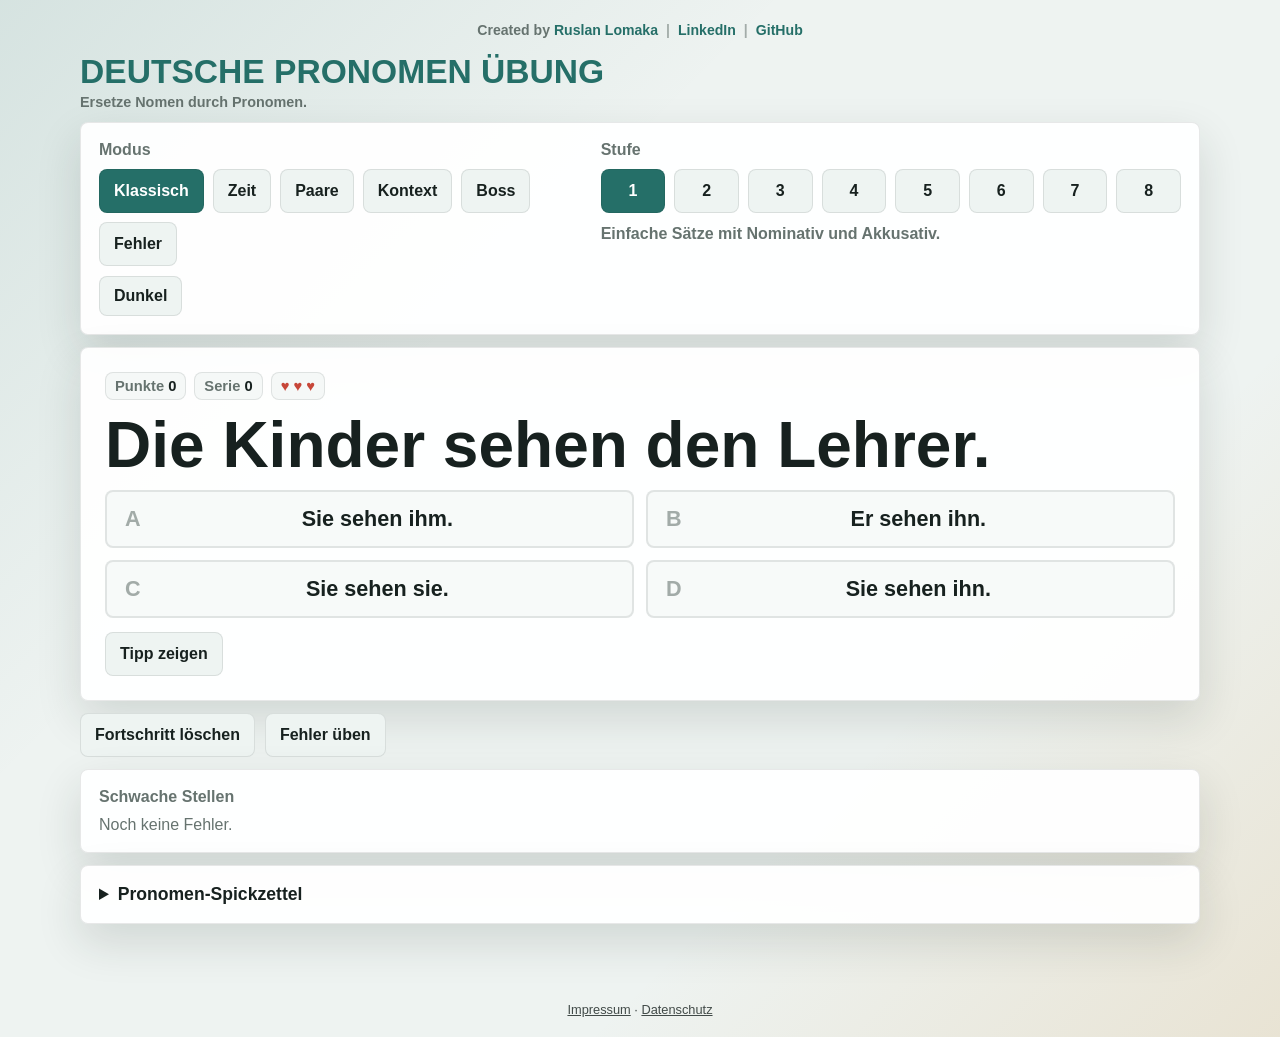
<file: index.html>
<!DOCTYPE html>
<html lang="de">
<head>
  <meta charset="UTF-8">
  <meta name="viewport" content="width=device-width, initial-scale=1.0">
  <title>DEUTSCHE PRONOMEN ÜBUNG</title>
  <link rel="stylesheet" href="styles.css">
</head>
<body>
  <div class="app-shell">
    <div class="credits-top">
      <span>Created by <a href="https://work.ruslanlomaka.org" target="_blank" rel="noopener">Ruslan Lomaka</a></span>
      <span class="credits-separator">|</span>
      <a href="https://www.linkedin.com/in/ruslan-lomaka/" target="_blank" rel="noopener">LinkedIn</a>
      <span class="credits-separator">|</span>
      <a href="https://github.com/RuslanLomaka/pronomen" target="_blank" rel="noopener">GitHub</a>
    </div>

    <header class="app-title">
      <p>DEUTSCHE PRONOMEN ÜBUNG</p>
      <span>Ersetze Nomen durch Pronomen.</span>
    </header>

    <main>
      <details class="controls-disclosure" id="controlsDisclosure" open>
        <summary>Steuerung</summary>
        <section class="control-band" aria-label="Steuerung">
          <div>
            <h2>Modus</h2>
            <div class="button-row" id="modeButtons"></div>
            <button class="theme-toggle" id="themeToggle" type="button" aria-pressed="false" data-help="Wechselt zwischen hellem und dunklem Design.">Dunkel</button>
          </div>
          <div>
            <h2>Stufe</h2>
            <div class="level-grid" id="levelButtons"></div>
            <p class="level-description" id="levelDescription">Einfache Sätze mit Nominativ und Akkusativ.</p>
          </div>
        </section>
      </details>

      <section class="task-card" aria-live="polite">
        <div class="task-stats" aria-label="Aktuelle Punkte und Leben">
          <span>Punkte <strong id="scoreLabel">0</strong></span>
          <span>Serie <strong id="streakLabel">0</strong></span>
          <span class="heart-stat"><strong id="heartsLabel">♥ ♥ ♥</strong></span>
          <span id="timerBox" class="timer-box hidden">60s</span>
        </div>
        <div class="task-header">
          <div>
            <p class="nano-context hidden" id="nanoContext"></p>
            <h2 id="originalSentence">Der Mann sieht den Hund.</h2>
          </div>
          <div id="tagList" class="tag-list"></div>
        </div>

        <div class="answers-grid" id="answerButtons" role="list"></div>
        <button class="ghost-button hint-button" id="hintButton" type="button">Tipp zeigen</button>
        <div class="hint-box hidden" id="hintBox"></div>

        <div class="feedback-panel hidden" id="feedbackPanel">
          <div>
            <p id="feedbackTitle" class="feedback-title"></p>
            <p id="correctAnswerText" class="correct-answer"></p>
            <p id="explanationText" class="explanation"></p>
            <ul id="caseLogicList" class="case-logic"></ul>
          </div>
          <button class="primary-button" id="nextButton" type="button">Weiter</button>
        </div>
      </section>

      <section class="context-block hidden" id="contextBlock">
        <div>
          <h2>Pronomen mit Kontext</h2>
          <p>Manche Pronomen brauchen eine klare Situation.</p>
        </div>
        <div class="context-grid">
          <button type="button" data-help="uns ist Akkusativ und Dativ. Der Verbtyp zeigt den Fall.">wir → uns</button>
          <button type="button" data-help="Sie und Ihnen sind formell. Das Tag Siezen zeigt: Die Person wird direkt höflich angesprochen.">Siezen</button>
          <button type="button" data-help="ihnen ist Plural Dativ. Großes Ihnen ist formell.">sie / ihnen</button>
          <button type="button" data-help="Bei dass steht das Verb am Ende: dass sie ihn liebt.">dass-Sätze</button>
        </div>
      </section>

      <section class="game-over hidden" id="gameOverPanel" aria-live="assertive">
        <h2>Spiel vorbei</h2>
        <p id="gameOverSummary"></p>
        <div class="button-row">
          <button class="primary-button" id="restartButton" type="button" data-help="Startet die Übung neu.">Neu starten</button>
          <button class="secondary-button" id="reviewMistakesButton" type="button" data-help="Übt nur Aufgaben, die du falsch beantwortet hast.">Fehler üben</button>
        </div>
      </section>

      <section class="bottom-tools">
        <button class="secondary-button" id="resetButton" type="button" data-help="Löscht Punkte, Fehlerliste und freigeschaltete Stufen.">Fortschritt löschen</button>
        <button class="secondary-button" id="mistakeModeButton" type="button" data-help="Übt nur Aufgaben, die du falsch beantwortet hast.">Fehler üben</button>
      </section>

      <section class="weak-spots">
        <h2>Schwache Stellen</h2>
        <div id="weakSpotStats" class="weak-spot-list">Noch keine Fehler.</div>
      </section>

      <details class="cheat-sheet" id="cheatSheet">
        <summary>Pronomen-Spickzettel</summary>
        <div id="cheatSheetContent"></div>
      </details>
    </main>
  </div>

  <div class="help-tooltip hidden" id="helpTooltip" role="tooltip"></div>
  <div class="help-dialog hidden" id="helpDialog" role="dialog" aria-modal="true" aria-labelledby="helpDialogTitle">
    <div class="help-dialog-card">
      <h2 id="helpDialogTitle">Kurz erklärt</h2>
      <p id="helpDialogText"></p>
      <button class="primary-button" id="helpDialogOk" type="button">OK</button>
    </div>
  </div>

  <script src="script.js"></script>
<!-- rechtliches -->
<footer class="rechtliches" style="clear:both;margin:2.5rem auto 1rem;padding:0 1rem;text-align:center;font-size:.8rem;line-height:1.6;opacity:.8"><a href="https://edv.ruslanlomaka.org/impressum/" style="color:inherit;text-decoration:underline">Impressum</a> · <a href="datenschutz.html" style="color:inherit;text-decoration:underline">Datenschutz</a></footer>
</body>
</html>
</file>
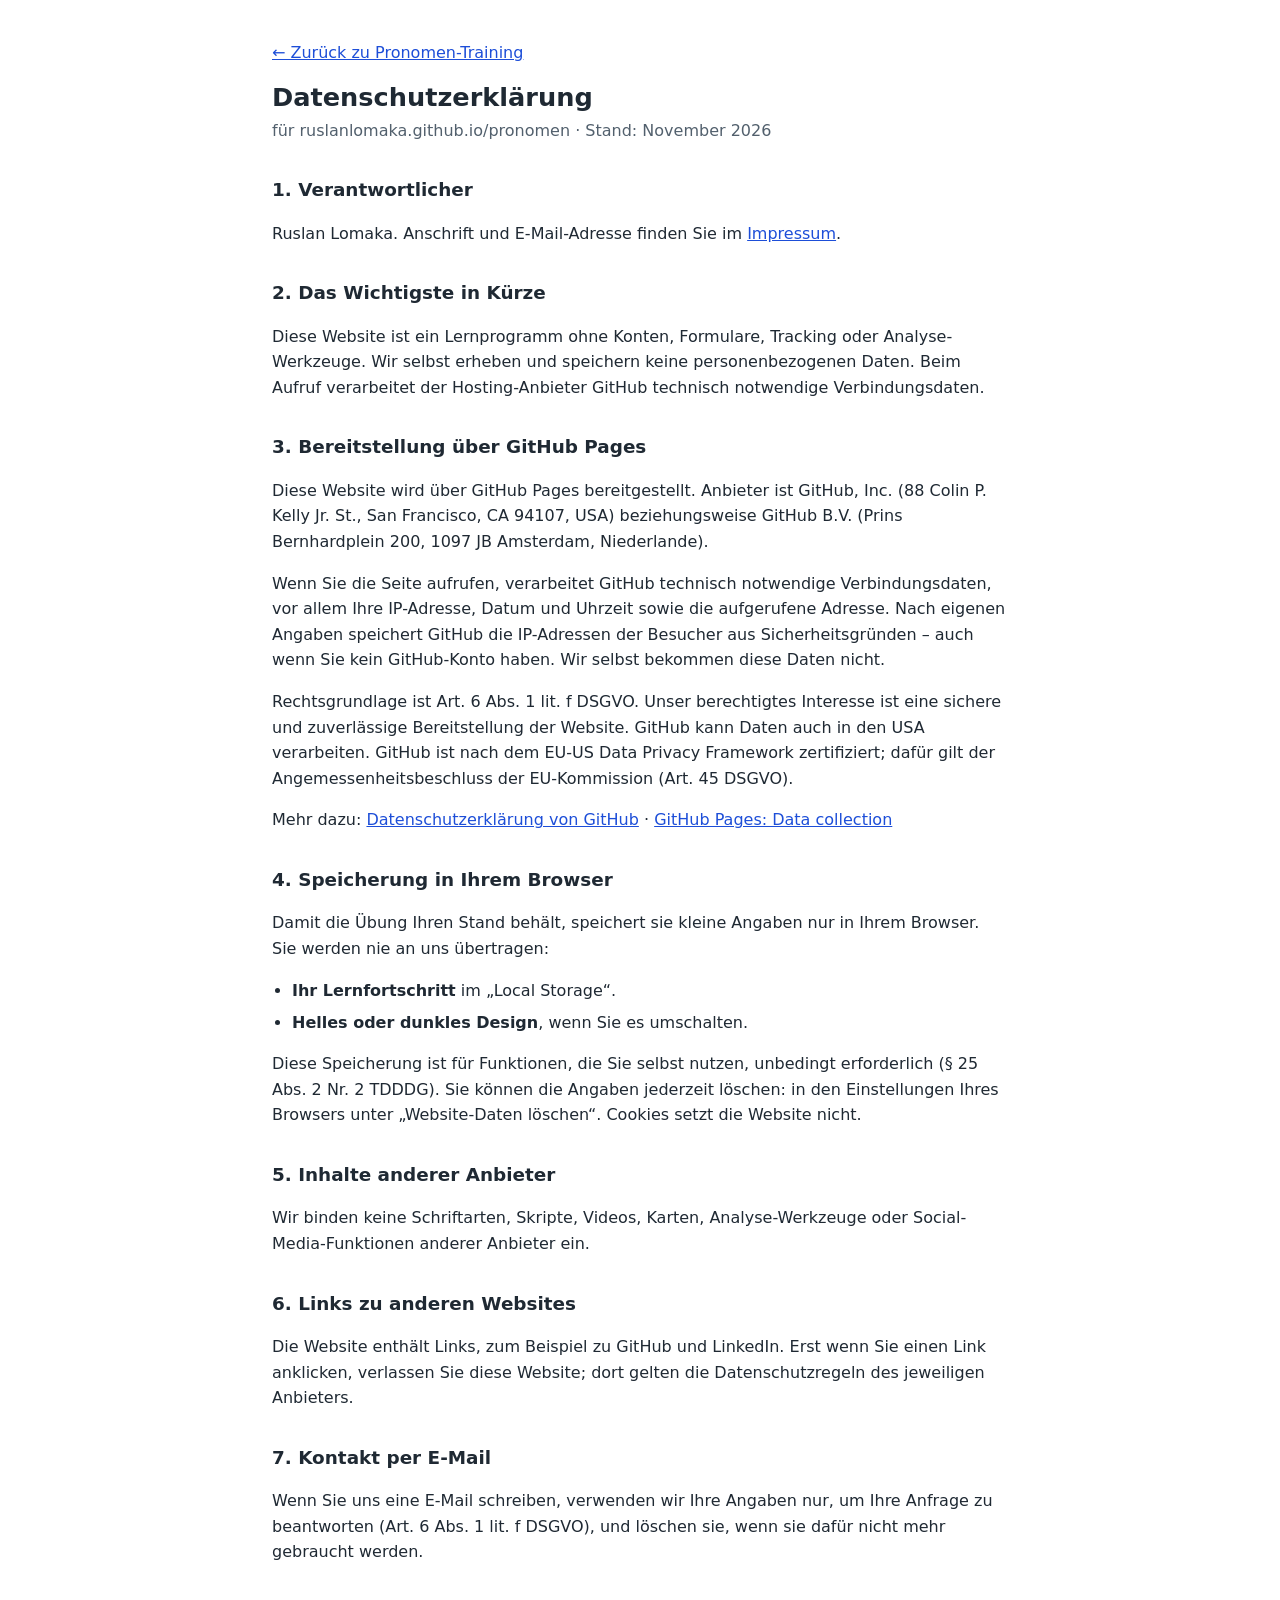
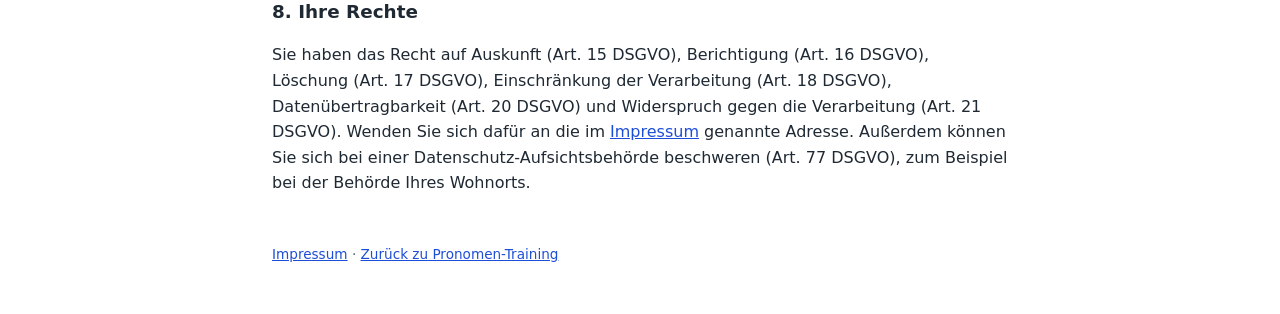
<file: datenschutz.html>
<!DOCTYPE html>
<html lang="de">
<head>
<meta charset="utf-8">
<meta name="viewport" content="width=device-width, initial-scale=1">
<meta name="robots" content="noindex">
<title>Datenschutzerklärung – Pronomen-Training</title>
<style>
  :root { color-scheme: light dark; --text: #1f2933; --muted: #52606d; --bg: #ffffff; --link: #1d4ed8; }
  @media (prefers-color-scheme: dark) { :root { --text: #e4e7eb; --muted: #9aa5b1; --bg: #111827; --link: #93c5fd; } }
  body { margin: 0; background: var(--bg); color: var(--text); font: 16px/1.6 system-ui, -apple-system, "Segoe UI", Roboto, sans-serif; }
  main { max-width: 46rem; margin: 0 auto; padding: 1.5rem 1rem 3rem; overflow-wrap: anywhere; }
  h1 { font-size: 1.6rem; line-height: 1.25; margin: 1rem 0 .25rem; }
  h2 { font-size: 1.15rem; margin: 2rem 0 .5rem; }
  a { color: var(--link); }
  .meta { color: var(--muted); margin-top: 0; }
  ul { padding-left: 1.25rem; }
  li { margin: .4rem 0; }
  footer { margin-top: 3rem; font-size: .85rem; color: var(--muted); }
</style>
</head>
<body>
<main>
<p><a href="./">← Zurück zu Pronomen-Training</a></p>
<h1>Datenschutzerklärung</h1>
<p class="meta">für ruslanlomaka.github.io/pronomen · Stand: November 2026</p>
<h2>1. Verantwortlicher</h2>
<p>Ruslan Lomaka. Anschrift und E-Mail-Adresse finden Sie im <a href="https://edv.ruslanlomaka.org/impressum/">Impressum</a>.</p>
<h2>2. Das Wichtigste in Kürze</h2>
<p>Diese Website ist ein Lernprogramm ohne Konten, Formulare, Tracking oder Analyse-Werkzeuge. Wir selbst erheben und speichern keine personenbezogenen Daten. Beim Aufruf verarbeitet der Hosting-Anbieter GitHub technisch notwendige Verbindungsdaten.</p>
<h2>3. Bereitstellung über GitHub Pages</h2>
<p>Diese Website wird über GitHub Pages bereitgestellt. Anbieter ist GitHub, Inc. (88 Colin P. Kelly Jr. St., San Francisco, CA 94107, USA) beziehungsweise GitHub B.V. (Prins Bernhardplein 200, 1097 JB Amsterdam, Niederlande).</p>
<p>Wenn Sie die Seite aufrufen, verarbeitet GitHub technisch notwendige Verbindungsdaten, vor allem Ihre IP-Adresse, Datum und Uhrzeit sowie die aufgerufene Adresse. Nach eigenen Angaben speichert GitHub die IP-Adressen der Besucher aus Sicherheitsgründen – auch wenn Sie kein GitHub-Konto haben. Wir selbst bekommen diese Daten nicht.</p>
<p>Rechtsgrundlage ist Art. 6 Abs. 1 lit. f DSGVO. Unser berechtigtes Interesse ist eine sichere und zuverlässige Bereitstellung der Website. GitHub kann Daten auch in den USA verarbeiten. GitHub ist nach dem EU-US Data Privacy Framework zertifiziert; dafür gilt der Angemessenheitsbeschluss der EU-Kommission (Art. 45 DSGVO).</p>
<p>Mehr dazu: <a href="https://docs.github.com/de/site-policy/privacy-policies/github-general-privacy-statement">Datenschutzerklärung von GitHub</a> · <a href="https://docs.github.com/en/pages/getting-started-with-github-pages/about-github-pages">GitHub Pages: Data collection</a></p>
<h2>4. Speicherung in Ihrem Browser</h2>
<p>Damit die Übung Ihren Stand behält, speichert sie kleine Angaben nur in Ihrem Browser. Sie werden nie an uns übertragen:</p>
<ul>
<li><strong>Ihr Lernfortschritt</strong> im „Local Storage“.</li>
<li><strong>Helles oder dunkles Design</strong>, wenn Sie es umschalten.</li>
</ul>
<p>Diese Speicherung ist für Funktionen, die Sie selbst nutzen, unbedingt erforderlich (§ 25 Abs. 2 Nr. 2 TDDDG). Sie können die Angaben jederzeit löschen: in den Einstellungen Ihres Browsers unter „Website-Daten löschen“. Cookies setzt die Website nicht.</p>
<h2>5. Inhalte anderer Anbieter</h2>
<p>Wir binden keine Schriftarten, Skripte, Videos, Karten, Analyse-Werkzeuge oder Social-Media-Funktionen anderer Anbieter ein.</p>
<h2>6. Links zu anderen Websites</h2>
<p>Die Website enthält Links, zum Beispiel zu GitHub und LinkedIn. Erst wenn Sie einen Link anklicken, verlassen Sie diese Website; dort gelten die Datenschutzregeln des jeweiligen Anbieters.</p>
<h2>7. Kontakt per E-Mail</h2>
<p>Wenn Sie uns eine E-Mail schreiben, verwenden wir Ihre Angaben nur, um Ihre Anfrage zu beantworten (Art. 6 Abs. 1 lit. f DSGVO), und löschen sie, wenn sie dafür nicht mehr gebraucht werden.</p>
<h2>8. Ihre Rechte</h2>
<p>Sie haben das Recht auf Auskunft (Art. 15 DSGVO), Berichtigung (Art. 16 DSGVO), Löschung (Art. 17 DSGVO), Einschränkung der Verarbeitung (Art. 18 DSGVO), Datenübertragbarkeit (Art. 20 DSGVO) und Widerspruch gegen die Verarbeitung (Art. 21 DSGVO). Wenden Sie sich dafür an die im <a href="https://edv.ruslanlomaka.org/impressum/">Impressum</a> genannte Adresse. Außerdem können Sie sich bei einer Datenschutz-Aufsichtsbehörde beschweren (Art. 77 DSGVO), zum Beispiel bei der Behörde Ihres Wohnorts.</p>
<footer><a href="https://edv.ruslanlomaka.org/impressum/">Impressum</a> · <a href="./">Zurück zu Pronomen-Training</a></footer>
</main>
</body>
</html>
</file>
<file: styles.css>
:root {
  --bg: #eef3f1;
  --card: #ffffff;
  --panel: rgba(255, 255, 255, 0.94);
  --subtle: #f5f8f7;
  --control: #eef4f2;
  --answer: #f7faf9;
  --border: rgba(23, 33, 31, 0.1);
  --text: #17211f;
  --muted: #66736f;
  --accent: #256f68;
  --accent-soft: #dcefeb;
  --success: #21835b;
  --danger: #c74638;
  --warning: #c78321;
  --hint-text: #5f4209;
  --hint-bg: #fff3d8;
  --correct-bg: #dff3e9;
  --correct-text: #114d35;
  --wrong-bg: #fde4df;
  --wrong-text: #76231b;
  --feedback-correct: #e2f5eb;
  --feedback-wrong: #fff0dd;
  --shadow: 0 18px 45px rgba(25, 43, 38, 0.14);
  --radius: 8px;
}

body.dark-theme,
:root.dark-theme {
  --bg: #101615;
  --card: #18211f;
  --panel: rgba(24, 33, 31, 0.96);
  --subtle: #202c29;
  --control: #22312e;
  --answer: #1f2b28;
  --border: rgba(220, 239, 235, 0.16);
  --text: #eef7f4;
  --muted: #aab9b5;
  --accent: #62c7b8;
  --accent-soft: #1e3f3a;
  --success: #62c78f;
  --danger: #ee796b;
  --warning: #e2a94d;
  --hint-text: #ffe1a1;
  --hint-bg: #3a2b12;
  --correct-bg: #163c2c;
  --correct-text: #d9f8e8;
  --wrong-bg: #48221f;
  --wrong-text: #ffe1dc;
  --feedback-correct: #183d2d;
  --feedback-wrong: #3b2a16;
  --shadow: 0 18px 45px rgba(0, 0, 0, 0.32);
}

* {
  box-sizing: border-box;
}

body {
  margin: 0;
  min-height: 100vh;
  background:
    linear-gradient(135deg, rgba(37, 111, 104, 0.12), transparent 34%),
    linear-gradient(315deg, rgba(199, 131, 33, 0.14), transparent 30%),
    var(--bg);
  color: var(--text);
  font-family: Arial, Helvetica, sans-serif;
}

button {
  font: inherit;
}

.app-shell {
  width: min(1120px, calc(100% - 28px));
  margin: 0 auto;
  padding: 22px 0 36px;
}

.credits-top {
  display: flex;
  flex-wrap: wrap;
  justify-content: center;
  align-items: center;
  gap: 8px;
  margin-bottom: 16px;
  color: var(--muted);
  font-size: 0.88rem;
  font-weight: 800;
}

.credits-top a {
  color: var(--accent);
  text-decoration: none;
}

.credits-top a:hover {
  text-decoration: underline;
}

.credits-separator {
  color: var(--muted);
  opacity: 0.55;
}

.controls-disclosure,
.control-band,
.context-block,
.task-card,
.game-over,
.weak-spots,
.cheat-sheet {
  background: var(--panel);
  border: 1px solid var(--border);
  border-radius: var(--radius);
  box-shadow: var(--shadow);
}

.app-title p {
  margin: 0 0 3px;
  color: var(--accent);
  font-size: clamp(1.35rem, 3vw, 2.1rem);
  font-weight: 900;
  line-height: 1.1;
  text-transform: uppercase;
}

.app-title span {
  display: block;
  color: var(--muted);
  font-size: 0.9rem;
  font-weight: 700;
}

.theme-toggle {
  margin-top: 10px;
  min-height: 40px;
  padding: 0 14px;
  color: var(--text);
  background: var(--control);
  border: 1px solid var(--border);
  border-radius: var(--radius);
  cursor: pointer;
  font-weight: 800;
}

h2,
p {
  margin-top: 0;
}

main {
  display: grid;
  gap: 12px;
  margin-top: 12px;
}

.controls-disclosure {
  overflow: hidden;
}

.controls-disclosure summary {
  display: none;
}

.control-band {
  display: grid;
  grid-template-columns: 1fr 1.2fr;
  gap: 18px;
  padding: 18px;
  background: transparent;
  border: 0;
  box-shadow: none;
}

.control-band h2,
.context-block h2,
.weak-spots h2 {
  font-size: 1rem;
  margin-bottom: 10px;
  color: var(--muted);
}

.context-block {
  display: grid;
  grid-template-columns: minmax(180px, 0.65fr) 1fr;
  gap: 12px;
  align-items: center;
  padding: 14px;
}

.context-block p {
  margin: 0;
  color: var(--muted);
  font-weight: 700;
}

.context-grid {
  display: grid;
  grid-template-columns: repeat(4, minmax(0, 1fr));
  gap: 8px;
}

.context-grid button {
  min-height: 42px;
  padding: 0 10px;
  color: var(--text);
  background: var(--control);
  border: 1px solid var(--border);
  border-radius: var(--radius);
  cursor: pointer;
  font-weight: 800;
}

.button-row,
.level-grid {
  display: flex;
  flex-wrap: wrap;
  gap: 9px;
}

.level-grid {
  display: grid;
  grid-template-columns: repeat(8, minmax(44px, 1fr));
}

.primary-button,
.secondary-button,
.ghost-button,
.mode-button,
.level-button,
.answer-button {
  min-height: 44px;
  border: 0;
  border-radius: var(--radius);
  cursor: pointer;
  transition: transform 0.15s ease, background 0.15s ease, border 0.15s ease;
}

.primary-button {
  background: var(--accent);
  color: white;
  padding: 0 22px;
  font-weight: 700;
}

.secondary-button,
.mode-button,
.level-button,
.ghost-button {
  background: var(--control);
  color: var(--text);
  border: 1px solid var(--border);
  padding: 0 14px;
  font-weight: 700;
}

.mode-button.active,
.level-button.active {
  background: var(--accent);
  color: white;
}

.level-button.locked {
  color: var(--text);
  background: var(--control);
}

.level-button.active,
.level-button.locked.active {
  background: var(--accent);
  color: white;
}

.level-description {
  margin: 10px 0 0;
  color: var(--muted);
  font-weight: 700;
  line-height: 1.4;
}

.primary-button:active,
.secondary-button:active,
.ghost-button:active,
.mode-button:active,
.level-button:active,
.answer-button:active {
  transform: scale(0.98);
}

.timer-box {
  color: white;
  background: var(--warning);
  padding: 8px 10px;
  border-radius: var(--radius);
}

.task-card {
  padding: 24px;
}

.task-stats {
  display: flex;
  flex-wrap: wrap;
  gap: 8px;
  margin-bottom: 10px;
  color: var(--muted);
  font-weight: 800;
  font-size: 0.92rem;
}

.task-stats span {
  padding: 5px 9px;
  background: var(--subtle);
  border: 1px solid var(--border);
  border-radius: var(--radius);
}

.task-stats strong {
  color: var(--text);
}

.task-stats span:nth-child(3) strong {
  color: var(--danger);
}

.heart-stat {
  letter-spacing: 0;
}

.task-header {
  display: flex;
  justify-content: space-between;
  gap: 8px;
  align-items: flex-start;
}

.nano-context {
  display: inline-block;
  margin: 0 0 6px;
  padding: 5px 8px;
  color: var(--muted);
  background: var(--subtle);
  border: 1px solid var(--border);
  border-radius: var(--radius);
  font-size: 0.92rem;
  font-weight: 800;
}

#originalSentence {
  font-size: clamp(2rem, 5vw, 4.2rem);
  line-height: 1.1;
  margin-bottom: 0;
}

.translation {
  color: var(--muted);
  font-size: 1.08rem;
}

.tag-list {
  display: flex;
  flex-wrap: wrap;
  align-content: flex-start;
  justify-content: flex-end;
  gap: 4px;
  max-width: 360px;
  margin: 2px 0 0;
}

.tag {
  position: relative;
  color: var(--accent);
  background:
    linear-gradient(135deg, rgba(91, 197, 179, 0.24), rgba(91, 197, 179, 0.08)),
    var(--accent-soft);
  border: 1px solid rgba(91, 197, 179, 0.28);
  border-radius: 999px;
  padding: 5px 9px;
  font-size: 0.78rem;
  font-weight: 700;
  box-shadow: inset 0 1px 0 rgba(255, 255, 255, 0.16);
  cursor: pointer;
}

.tag:hover,
.tag:focus-visible {
  color: var(--text);
  border-color: var(--accent);
  transform: translateY(-1px);
}

.tag:focus-visible {
  outline: 3px solid var(--focus);
  outline-offset: 2px;
}

.hint-box {
  margin: 8px 0 0;
  padding: 12px;
  color: var(--hint-text);
  background: var(--hint-bg);
  border: 1px solid rgba(199, 131, 33, 0.35);
  border-radius: var(--radius);
  font-weight: 700;
}

.hint-button {
  margin-top: 14px;
}

.answers-grid {
  display: grid;
  grid-template-columns: repeat(2, minmax(0, 1fr));
  gap: 12px;
  margin-top: 10px;
}

.answer-button {
  display: grid;
  grid-template-columns: auto 1fr auto;
  align-items: center;
  gap: 10px;
  text-align: center;
  color: var(--text);
  background: var(--answer);
  border: 2px solid var(--border);
  padding: 14px 18px;
  font-size: clamp(1.05rem, 2vw, 1.35rem);
  font-weight: 700;
}

.answer-button::after {
  content: "";
}

.answer-letter {
  color: var(--muted);
  opacity: 0.58;
  font-weight: 900;
}

.answer-button.correct {
  background: var(--correct-bg);
  border-color: var(--success);
  color: var(--correct-text);
}

.answer-button.wrong {
  background: var(--wrong-bg);
  border-color: var(--danger);
  color: var(--wrong-text);
}

.answer-button:disabled {
  cursor: default;
}

.feedback-panel {
  display: grid;
  grid-template-columns: 1fr auto;
  gap: 16px;
  align-items: end;
  margin-top: 18px;
  padding: 16px;
  border-radius: var(--radius);
}

.feedback-panel.correct {
  background: var(--feedback-correct);
  border: 1px solid rgba(33, 131, 91, 0.25);
}

.feedback-panel.wrong {
  background: var(--feedback-wrong);
  border: 1px solid rgba(199, 70, 56, 0.25);
}

.feedback-title {
  font-size: 1.35rem;
  font-weight: 800;
  margin-bottom: 6px;
}

.correct-answer {
  font-weight: 800;
  margin-bottom: 8px;
}

.explanation {
  color: var(--text);
  margin-bottom: 10px;
}

.case-logic {
  margin: 0;
  padding-left: 18px;
  color: var(--muted);
}

.game-over {
  padding: 22px;
  border-left: 6px solid var(--danger);
}

.bottom-tools {
  display: flex;
  gap: 10px;
  flex-wrap: wrap;
}

.weak-spots,
.cheat-sheet {
  padding: 18px;
}

.weak-spot-list {
  display: flex;
  flex-wrap: wrap;
  gap: 8px;
  color: var(--muted);
}

.weak-chip {
  background: var(--control);
  border: 1px solid var(--border);
  border-radius: 999px;
  padding: 8px 11px;
  font-weight: 700;
}

.cheat-sheet summary {
  cursor: pointer;
  font-weight: 800;
  font-size: 1.1rem;
}

.cheat-grid {
  display: grid;
  grid-template-columns: repeat(3, minmax(0, 1fr));
  gap: 12px;
  margin-top: 16px;
}

.cheat-block {
  background: var(--subtle);
  border: 1px solid var(--border);
  border-radius: var(--radius);
  padding: 13px;
}

.cheat-block h3 {
  margin: 0 0 8px;
  color: var(--accent);
}

.cheat-block p {
  margin-bottom: 0;
  line-height: 1.5;
}

.note-list {
  margin: 14px 0 0;
  color: var(--muted);
  line-height: 1.55;
}

.hidden {
  display: none !important;
}

.help-tooltip {
  position: fixed;
  z-index: 40;
  max-width: 260px;
  padding: 9px 11px;
  color: var(--text);
  background: var(--panel);
  border: 1px solid var(--border);
  border-radius: var(--radius);
  box-shadow: var(--shadow);
  font-size: 0.9rem;
  font-weight: 700;
  line-height: 1.35;
  pointer-events: none;
}

.help-dialog {
  position: fixed;
  inset: 0;
  z-index: 50;
  display: grid;
  place-items: center;
  padding: 18px;
  background: rgba(0, 0, 0, 0.45);
}

.help-dialog-card {
  width: min(360px, 100%);
  padding: 18px;
  color: var(--text);
  background: var(--panel);
  border: 1px solid var(--border);
  border-radius: var(--radius);
  box-shadow: var(--shadow);
}

.help-dialog-card h2 {
  margin-bottom: 8px;
  color: var(--accent);
}

.help-dialog-card p {
  color: var(--muted);
  font-weight: 700;
  line-height: 1.45;
}

@media (max-width: 820px) {
  .app-shell {
    padding-top: 8px;
    padding-bottom: 132px;
  }

  main {
    gap: 10px;
    margin-top: 10px;
  }

  .task-header,
  .feedback-panel {
    grid-template-columns: 1fr;
    flex-direction: column;
    align-items: stretch;
  }

  .control-band,
  .context-block,
  .answers-grid,
  .cheat-grid {
    grid-template-columns: 1fr;
  }

  .theme-toggle {
    min-height: 38px;
    margin-top: 8px;
  }

  .controls-disclosure summary {
    display: flex;
    align-items: center;
    justify-content: space-between;
    min-height: 44px;
    padding: 0 14px;
    color: var(--text);
    background: var(--control);
    border-radius: var(--radius);
    cursor: pointer;
    font-weight: 800;
  }

  .controls-disclosure summary::after {
    content: "+";
    color: var(--accent);
    font-size: 1.4rem;
  }

  .controls-disclosure[open] summary::after {
    content: "-";
  }

  .control-band {
    padding: 12px;
    gap: 12px;
  }

  .context-block {
    padding: 12px;
    gap: 8px;
  }

  .context-grid {
    grid-template-columns: repeat(2, minmax(0, 1fr));
  }

  .level-grid {
    grid-template-columns: repeat(4, 1fr);
  }

  .task-card {
    padding: 14px;
  }

  .task-stats {
    justify-content: space-between;
    margin-bottom: 8px;
  }

  .task-stats span {
    flex: 1;
    padding: 5px 8px;
  }

  .timer-box {
    flex: 0 0 auto;
  }

  #originalSentence {
    font-size: clamp(1.7rem, 8vw, 2.45rem);
    margin-bottom: 4px;
  }

  .tag {
    padding: 3px 6px;
  }

  .answers-grid {
    gap: 8px;
    margin-top: 8px;
  }

  .hint-button {
    margin-top: 12px;
  }

  .tag-list {
    justify-content: flex-start;
    max-width: none;
  }

  .feedback-panel {
    display: grid;
    position: fixed;
    left: 9px;
    right: 9px;
    bottom: 9px;
    z-index: 20;
    max-height: 44vh;
    overflow: auto;
    box-shadow: var(--shadow);
  }
}

@media (max-width: 520px) {
  .app-shell {
    width: min(100% - 18px, 1120px);
    padding-top: 9px;
  }

  .control-band,
  .context-block,
  .task-card,
  .weak-spots,
  .cheat-sheet {
    padding: 14px;
  }

  .answer-button {
    min-height: 50px;
    padding: 9px 12px;
  }
}
</file>
